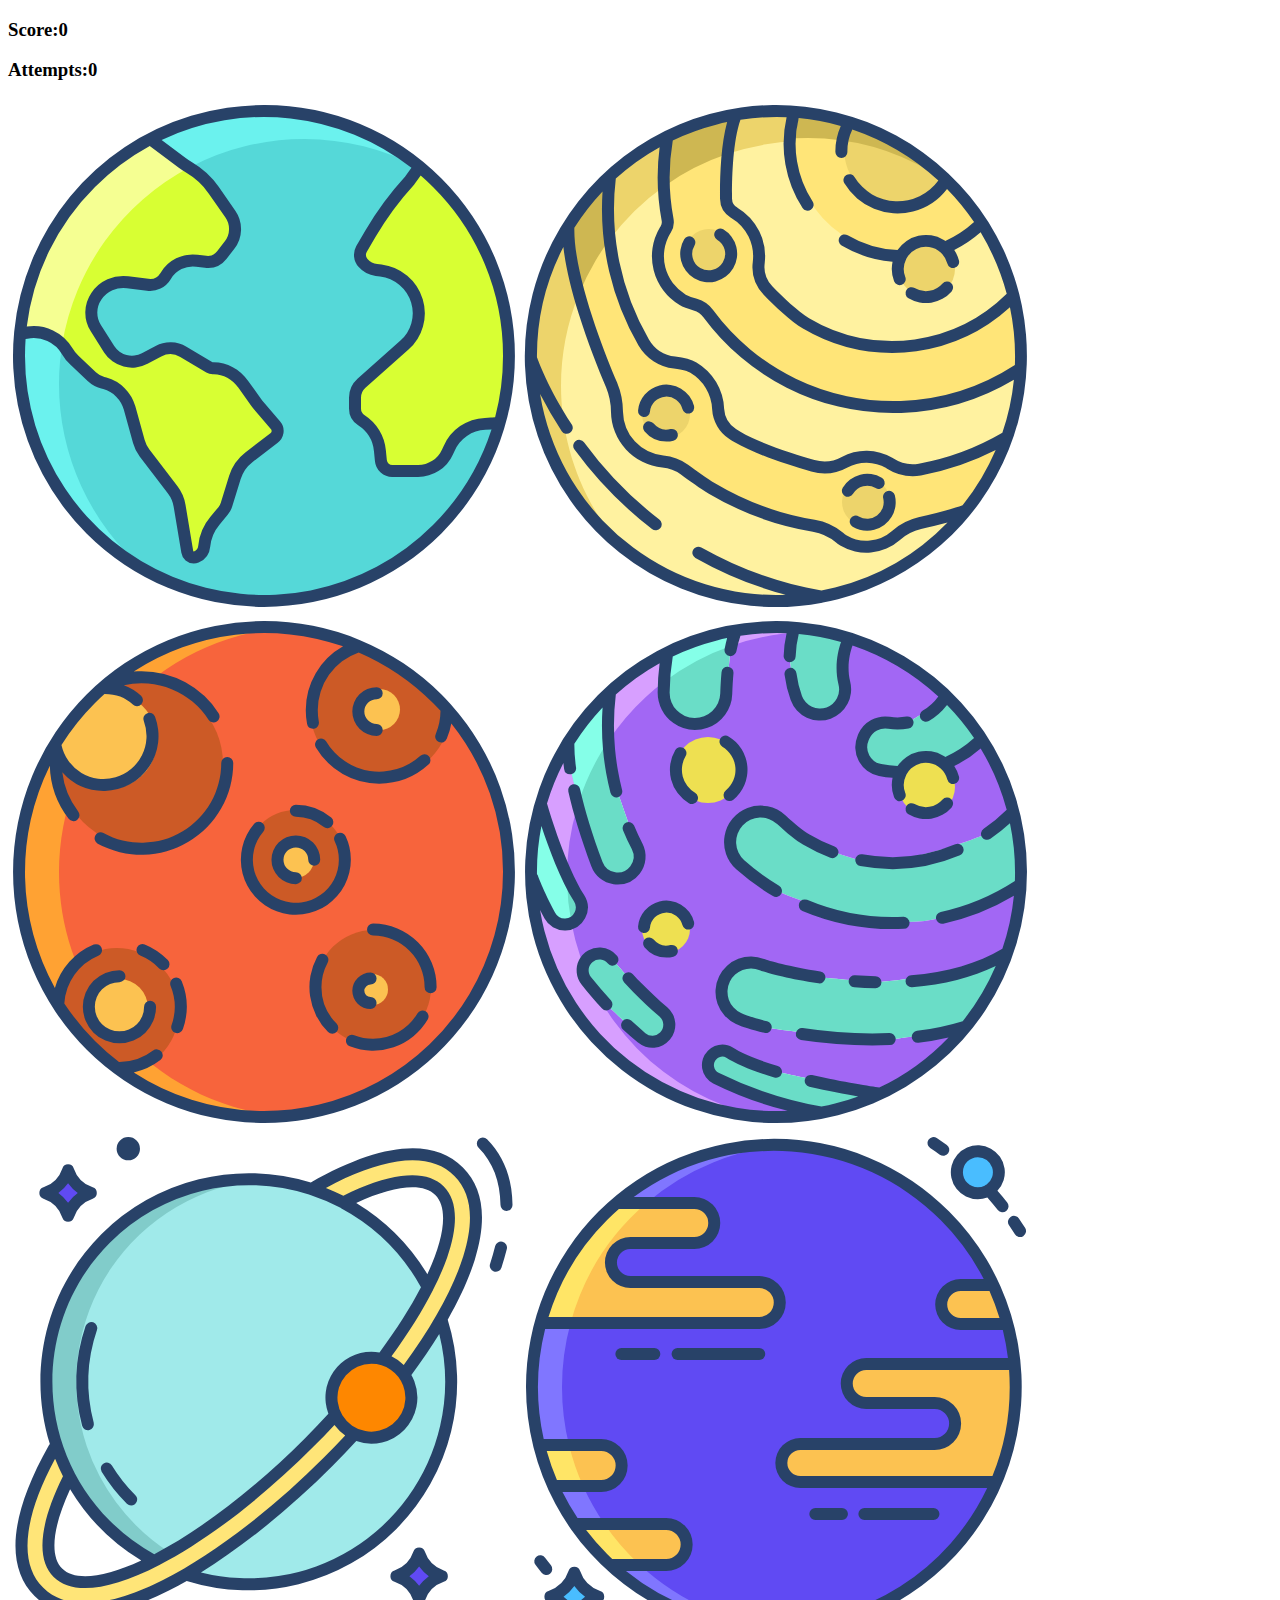
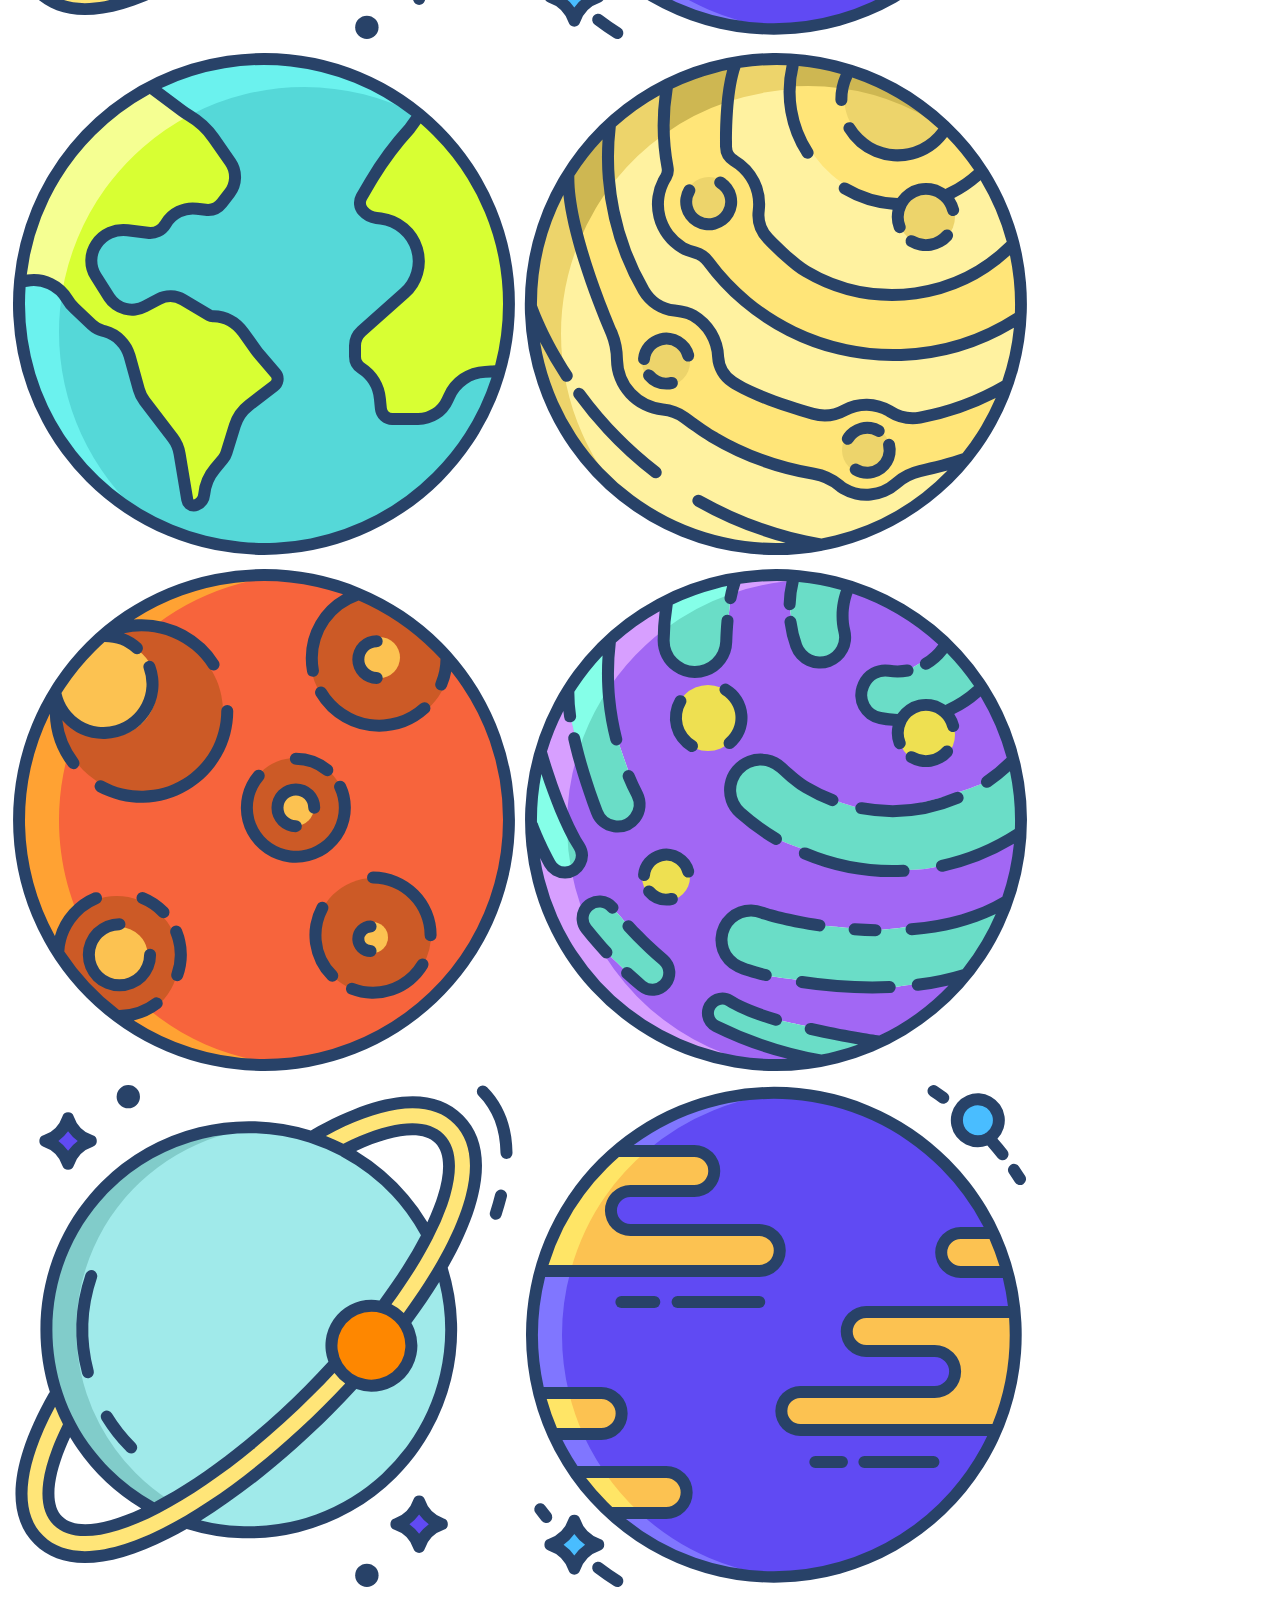
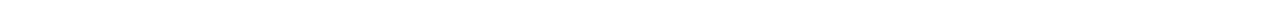
<file: ejerciciosJs/games/exercise-1.html>
<!doctype html>
<html lang="en">
<head>
    <meta charset="UTF-8">
    <meta name="viewport"
          content="width=device-width, user-scalable=no, initial-scale=1.0, maximum-scale=1.0, minimum-scale=1.0">
    <meta http-equiv="X-UA-Compatible" content="ie=edge">
    <title>Document</title>
    <link rel="stylesheet" href="exercise-1.css">
    <script src="exercise-1.js" defer></script>
</head>
<body>

    <h3>Score:<span  data-function="score">0</span></h3>
    <h3>Attempts:<span  data-function="attempts">0</span></h3>

    <div data-function="grid" class="b-grid"></div>
</body>
</html>
</file>
<file: ejerciciosJs/games/exercise-1.css>
.b-grid {
    display: flex;
    flex-wrap: wrap;
}

.b-grid img {
    width: 100px;
    margin: 10px;
    border: 3px solid #48ffc2;
    border-radius: 10px;
    background-color: aquamarine;
}
</file>
